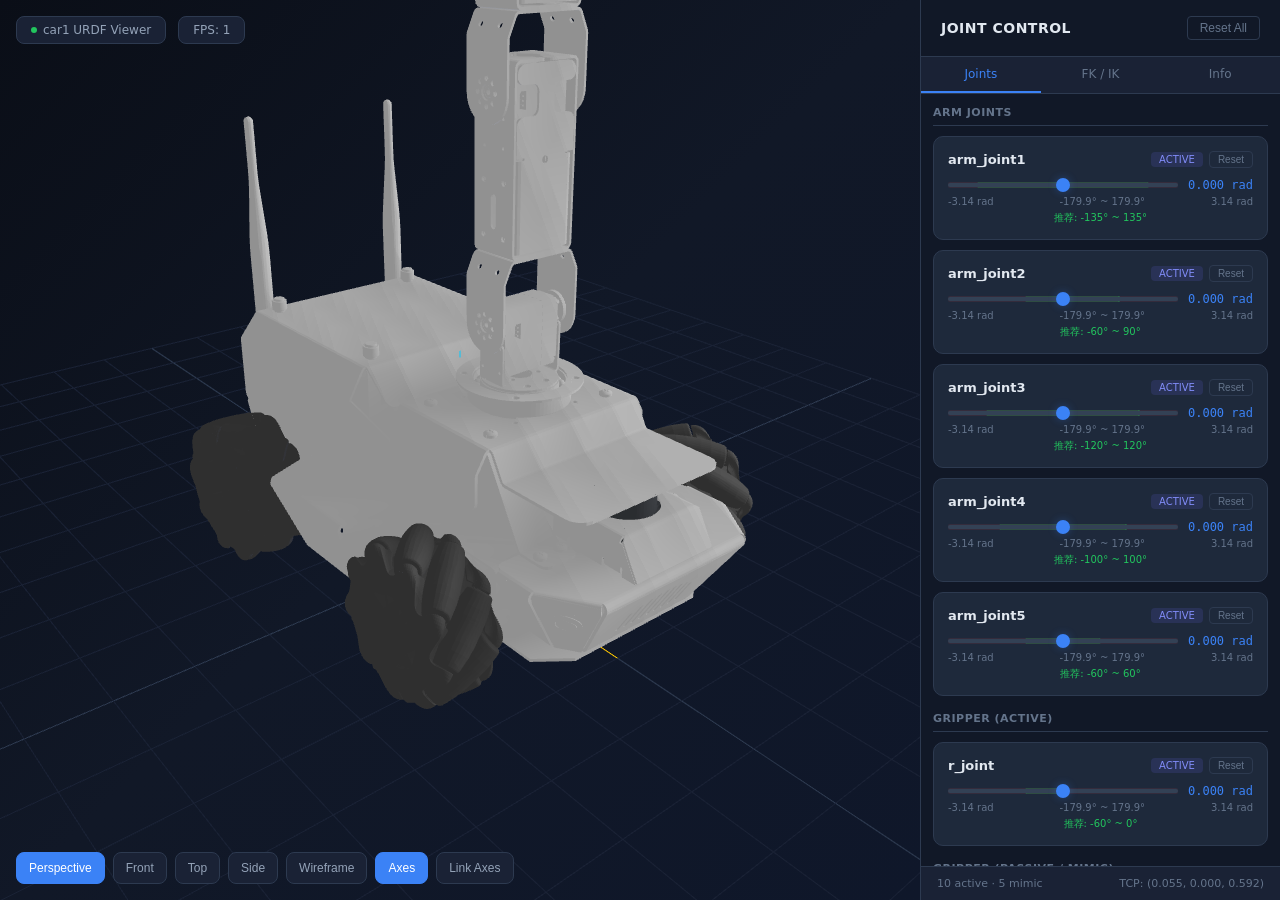
<file: src/xflz_eai_car1/test/car1_web_server/viewer/index.html>
<!DOCTYPE html>
<html lang="zh-CN">
<head>
<meta charset="UTF-8">
<meta name="viewport" content="width=device-width, initial-scale=1.0">
<title>URDF Robot Viewer - car1</title>
<style>
  :root {
    --bg-primary: #0a0e17;
    --bg-secondary: #111827;
    --bg-panel: #1a2235;
    --bg-card: #1e293b;
    --border: #2d3a50;
    --text-primary: #e2e8f0;
    --text-secondary: #94a3b8;
    --text-muted: #64748b;
    --accent: #3b82f6;
    --accent-hover: #60a5fa;
    --accent-glow: rgba(59, 130, 246, 0.3);
    --success: #22c55e;
    --warning: #f59e0b;
    --danger: #ef4444;
    --slider-track: #334155;
    --slider-thumb: #3b82f6;
  }

  * { margin: 0; padding: 0; box-sizing: border-box; }

  body {
    font-family: 'Segoe UI', system-ui, -apple-system, sans-serif;
    background: var(--bg-primary);
    color: var(--text-primary);
    overflow: hidden;
    height: 100vh;
    display: flex;
  }

  #canvas-container {
    flex: 1;
    position: relative;
    background: linear-gradient(135deg, #0a0e17 0%, #111827 50%, #0f172a 100%);
  }

  #canvas-container canvas { display: block; }

  /* 顶部信息栏 */
  #top-bar {
    position: absolute;
    top: 16px;
    left: 16px;
    z-index: 10;
    display: flex;
    gap: 12px;
    align-items: center;
  }

  .badge {
    background: var(--bg-panel);
    border: 1px solid var(--border);
    border-radius: 8px;
    padding: 6px 14px;
    font-size: 12px;
    color: var(--text-secondary);
    backdrop-filter: blur(12px);
    display: flex;
    align-items: center;
    gap: 6px;
  }

  .badge .dot {
    width: 6px; height: 6px;
    border-radius: 50%;
    background: var(--success);
    animation: pulse 2s infinite;
  }

  @keyframes pulse {
    0%, 100% { opacity: 1; }
    50% { opacity: 0.4; }
  }

  /* 3D视图工具栏 */
  #view-toolbar {
    position: absolute;
    bottom: 16px;
    left: 16px;
    z-index: 10;
    display: flex;
    gap: 8px;
  }

  .view-btn {
    background: var(--bg-panel);
    border: 1px solid var(--border);
    border-radius: 8px;
    padding: 8px 12px;
    color: var(--text-secondary);
    cursor: pointer;
    font-size: 12px;
    transition: all 0.2s;
    backdrop-filter: blur(12px);
  }

  .view-btn:hover {
    background: var(--bg-card);
    color: var(--text-primary);
    border-color: var(--accent);
  }

  .view-btn.active {
    background: var(--accent);
    color: white;
    border-color: var(--accent);
  }

  /* 右侧面板 */
  #side-panel {
    width: 360px;
    background: var(--bg-secondary);
    border-left: 1px solid var(--border);
    display: flex;
    flex-direction: column;
    overflow: hidden;
  }

  .panel-header {
    padding: 16px 20px;
    border-bottom: 1px solid var(--border);
    display: flex;
    align-items: center;
    justify-content: space-between;
  }

  .panel-header h2 {
    font-size: 14px;
    font-weight: 600;
    letter-spacing: 0.5px;
    text-transform: uppercase;
    color: var(--text-primary);
  }

  .panel-tabs {
    display: flex;
    border-bottom: 1px solid var(--border);
    background: var(--bg-panel);
  }

  .panel-tab {
    flex: 1;
    padding: 10px;
    text-align: center;
    font-size: 12px;
    font-weight: 500;
    color: var(--text-muted);
    cursor: pointer;
    border-bottom: 2px solid transparent;
    transition: all 0.2s;
  }

  .panel-tab:hover { color: var(--text-secondary); }

  .panel-tab.active {
    color: var(--accent);
    border-bottom-color: var(--accent);
  }

  .panel-content {
    flex: 1;
    overflow-y: auto;
    padding: 12px;
  }

  .panel-content::-webkit-scrollbar { width: 4px; }
  .panel-content::-webkit-scrollbar-track { background: transparent; }
  .panel-content::-webkit-scrollbar-thumb { background: var(--border); border-radius: 2px; }

  /* 关节控制卡片 */
  .joint-card {
    background: var(--bg-card);
    border: 1px solid var(--border);
    border-radius: 10px;
    padding: 14px;
    margin-bottom: 10px;
    transition: border-color 0.2s;
  }

  .joint-card:hover { border-color: var(--accent); }

  .joint-card-header {
    display: flex;
    justify-content: space-between;
    align-items: center;
    margin-bottom: 10px;
  }

  .joint-name {
    font-size: 13px;
    font-weight: 600;
    color: var(--text-primary);
  }

  .joint-type {
    font-size: 10px;
    padding: 2px 8px;
    border-radius: 4px;
    font-weight: 500;
    text-transform: uppercase;
  }

  .joint-type.revolute { background: rgba(59, 130, 246, 0.15); color: #60a5fa; }
  .joint-type.continuous { background: rgba(34, 197, 94, 0.15); color: #4ade80; }
  .joint-type.mimic { background: rgba(245, 158, 11, 0.15); color: #fbbf24; }
  .joint-type.active { background: rgba(99, 102, 241, 0.15); color: #818cf8; }

  .joint-slider-row {
    display: flex;
    align-items: center;
    gap: 10px;
  }

  .joint-value {
    font-size: 12px;
    font-family: 'Consolas', 'Monaco', monospace;
    color: var(--accent);
    min-width: 55px;
    text-align: right;
  }

  input[type="range"] {
    -webkit-appearance: none;
    appearance: none;
    flex: 1;
    height: 4px;
    background: var(--slider-track);
    border-radius: 2px;
    outline: none;
  }

  input[type="range"]::-webkit-slider-thumb {
    -webkit-appearance: none;
    appearance: none;
    width: 14px;
    height: 14px;
    border-radius: 50%;
    background: var(--slider-thumb);
    cursor: pointer;
    box-shadow: 0 0 8px var(--accent-glow);
    transition: transform 0.15s;
  }

  input[type="range"]::-webkit-slider-thumb:hover {
    transform: scale(1.2);
  }

  .joint-limits {
    display: flex;
    justify-content: space-between;
    font-size: 10px;
    color: var(--text-muted);
    margin-top: 4px;
  }

  /* 滑块容器：用于叠加软限位视觉标记 */
  .slider-wrapper {
    position: relative;
    flex: 1;
    display: flex;
    align-items: center;
  }

  /* 软限位区域：在滑块轨道上叠加一个淡色高亮区，标识推荐操作范围 */
  .soft-limit-marks {
    position: absolute;
    top: 50%;
    transform: translateY(-50%);
    height: 6px;
    background: rgba(34, 197, 94, 0.22);   /* 绿色淡背景 */
    border-left: 1px dashed rgba(34, 197, 94, 0.7);
    border-right: 1px dashed rgba(34, 197, 94, 0.7);
    pointer-events: none;
    z-index: 0;
    border-radius: 2px;
  }

  /* 软限位区域外的滑块轨道：变暗 */
  .slider-wrapper::before {
    content: '';
    position: absolute;
    left: 0; right: 0; top: 50%;
    transform: translateY(-50%);
    height: 6px;
    background: rgba(239, 68, 68, 0.10);    /* 红色淡背景，标识越界区 */
    border-radius: 2px;
    pointer-events: none;
    z-index: 0;
  }

  /* 把 input 滑块提到上层 */
  .slider-wrapper input[type="range"] {
    position: relative;
    z-index: 1;
  }

  /* 软限位提示文字 */
  .soft-limit-info {
    margin-top: 4px;
    font-size: 10px;
    color: #22c55e;        /* 绿色，与滑块上绿色限位区对应 */
    text-align: center;
    font-weight: 500;
  }

  .joint-reset-btn {
    background: none;
    border: 1px solid var(--border);
    border-radius: 4px;
    color: var(--text-muted);
    font-size: 10px;
    padding: 2px 8px;
    cursor: pointer;
    transition: all 0.2s;
  }

  .joint-reset-btn:hover {
    border-color: var(--accent);
    color: var(--accent);
  }

  /* FK/IK 面板 */
  .fk-ik-section {
    margin-bottom: 16px;
  }

  .section-title {
    font-size: 11px;
    font-weight: 600;
    text-transform: uppercase;
    letter-spacing: 0.5px;
    color: var(--text-muted);
    margin-bottom: 10px;
    padding-bottom: 6px;
    border-bottom: 1px solid var(--border);
  }

  .section-hint {
    font-size: 10px;
    color: var(--text-muted);
    margin-bottom: 8px;
    line-height: 1.4;
  }

  .pose-grid {
    display: grid;
    grid-template-columns: 1fr 1fr;
    gap: 8px;
    margin-bottom: 12px;
  }

  .pose-btn {
    background: var(--bg-card);
    border: 1px solid var(--border);
    border-radius: 8px;
    padding: 10px;
    color: var(--text-secondary);
    font-size: 12px;
    cursor: pointer;
    transition: all 0.2s;
    text-align: center;
  }

  .pose-btn:hover {
    border-color: var(--accent);
    color: var(--text-primary);
    background: var(--bg-panel);
  }

  .ik-target-card {
    background: var(--bg-card);
    border: 1px solid var(--border);
    border-radius: 10px;
    padding: 14px;
  }

  .ik-target-card h4 {
    font-size: 12px;
    font-weight: 600;
    color: var(--text-primary);
    margin-bottom: 10px;
  }

  .ik-input-row {
    display: flex;
    align-items: center;
    gap: 8px;
    margin-bottom: 8px;
  }

  .ik-input-row label {
    font-size: 12px;
    color: var(--text-secondary);
    min-width: 16px;
    font-weight: 600;
  }

  .ik-input-row input {
    flex: 1;
    background: var(--bg-panel);
    border: 1px solid var(--border);
    border-radius: 6px;
    padding: 6px 10px;
    color: var(--text-primary);
    font-size: 12px;
    font-family: 'Consolas', monospace;
    outline: none;
    transition: border-color 0.2s;
  }

  .ik-input-row input:focus { border-color: var(--accent); }

  .ik-solve-btn {
    width: 100%;
    padding: 10px;
    background: linear-gradient(135deg, var(--accent), #2563eb);
    border: none;
    border-radius: 8px;
    color: white;
    font-size: 13px;
    font-weight: 600;
    cursor: pointer;
    transition: all 0.2s;
    margin-top: 8px;
  }

  .ik-solve-btn:hover {
    box-shadow: 0 4px 16px var(--accent-glow);
    transform: translateY(-1px);
  }

  .ik-solve-btn:disabled {
    opacity: 0.5;
    cursor: not-allowed;
    transform: none;
    box-shadow: none;
  }

  /* TCP 信息 */
  .tcp-info {
    background: var(--bg-card);
    border: 1px solid var(--border);
    border-radius: 10px;
    padding: 14px;
    margin-bottom: 12px;
  }

  .tcp-info h4 {
    font-size: 12px;
    font-weight: 600;
    color: var(--text-primary);
    margin-bottom: 8px;
  }

  .tcp-data {
    font-family: 'Consolas', monospace;
    font-size: 11px;
    color: var(--text-secondary);
    line-height: 1.8;
  }

  .tcp-data .label { color: var(--text-muted); }
  .tcp-data .value { color: var(--accent); }

  /* 底部状态栏 */
  .panel-footer {
    padding: 10px 16px;
    border-top: 1px solid var(--border);
    font-size: 11px;
    color: var(--text-muted);
    display: flex;
    justify-content: space-between;
    background: var(--bg-panel);
  }

  /* 加载遮罩 */
  #loading-overlay {
    position: fixed;
    inset: 0;
    background: var(--bg-primary);
    display: flex;
    flex-direction: column;
    align-items: center;
    justify-content: center;
    z-index: 100;
    transition: opacity 0.5s;
  }

  #loading-overlay.hidden {
    opacity: 0;
    pointer-events: none;
  }

  .loader {
    width: 48px; height: 48px;
    border: 3px solid var(--border);
    border-top-color: var(--accent);
    border-radius: 50%;
    animation: spin 0.8s linear infinite;
    margin-bottom: 20px;
  }

  @keyframes spin { to { transform: rotate(360deg); } }

  .loading-text {
    font-size: 14px;
    color: var(--text-secondary);
  }

  .loading-progress {
    margin-top: 12px;
    font-size: 12px;
    color: var(--text-muted);
    font-family: 'Consolas', monospace;
  }

  /* 关节高亮 */
  .joint-card.highlighted {
    border-color: var(--warning);
    box-shadow: 0 0 12px rgba(245, 158, 11, 0.2);
  }

  /* ============================================================
     移动端响应式适配（横屏 + 竖屏）
     ============================================================ */

  /* 平板和中等屏幕（横屏或宽度 ≤ 1024px） */
  @media (max-width: 1024px) and (orientation: landscape),
         (max-width: 926px) {
    /* 侧边栏宽度缩小 */
    #side-panel {
      width: 280px;
    }

    /* 顶部信息栏缩小间距 */
    #top-bar {
      top: 8px;
      left: 8px;
      gap: 6px;
    }

    .badge {
      padding: 4px 10px;
      font-size: 10px;
    }

    /* 视图工具栏：允许换行 */
    #view-toolbar {
      bottom: 8px;
      left: 8px;
      gap: 4px;
      max-width: calc(100vw - 280px - 24px);
      flex-wrap: wrap;
    }

    .view-btn {
      padding: 6px 10px;
      font-size: 11px;
    }

    /* 面板头部缩小 */
    .panel-header {
      padding: 12px 16px;
    }

    .panel-header h2 {
      font-size: 12px;
    }

    /* 关节卡片紧凑布局 */
    .joint-card {
      padding: 10px 12px;
      margin-bottom: 8px;
    }

    .joint-header {
      font-size: 11px;
      margin-bottom: 6px;
    }

    .joint-slider {
      gap: 8px;
    }

    .joint-value {
      font-size: 10px;
      min-width: 70px;
    }

    /* IK 输入缩小 */
    .ik-input-row {
      gap: 6px;
    }

    .ik-input-row label,
    .ik-input-row input {
      font-size: 11px;
    }
  }

  /* 手机横屏（宽度 ≤ 926px 且高度 ≤ 500px） */
  @media (max-width: 926px) and (max-height: 500px) and (orientation: landscape) {
    body {
      font-size: 12px;
    }

    /* 侧边栏进一步缩小 */
    #side-panel {
      width: 240px;
    }

    /* 顶部信息栏更紧凑 */
    #top-bar {
      top: 4px;
      left: 4px;
      gap: 4px;
    }

    .badge {
      padding: 3px 8px;
      font-size: 9px;
    }

    /* 视图工具栏：允许换行并缩小 */
    #view-toolbar {
      bottom: 4px;
      left: 4px;
      gap: 3px;
      max-width: calc(100vw - 240px - 16px);
    }

    .view-btn {
      padding: 5px 8px;
      font-size: 10px;
      border-radius: 6px;
    }

    /* 面板内容紧凑间距 */
    .panel-content {
      padding: 8px;
    }

    /* 关节卡片超紧凑 */
    .joint-card {
      padding: 8px 10px;
      margin-bottom: 6px;
    }

    .joint-header {
      font-size: 10px;
      margin-bottom: 4px;
    }

    .joint-limits {
      font-size: 9px;
    }

    /* IK 按钮缩小 */
    .ik-solve-btn {
      padding: 10px;
      font-size: 12px;
    }
  }

  /* 手机竖屏（宽度 ≤ 600px） */
  @media (max-width: 600px) and (orientation: portrait) {
    body {
      flex-direction: column;
    }

    /* 侧边栏移到底部，占满宽度 */
    #side-panel {
      width: 100%;
      max-height: 50vh;
      border-left: none;
      border-top: 1px solid var(--border);
      order: 2;
    }

    /* 3D 视图在上方 */
    #canvas-container {
      height: 50vh;
      order: 1;
    }

    /* 顶部信息栏缩小 */
    #top-bar {
      top: 4px;
      left: 4px;
      gap: 4px;
      flex-wrap: wrap;
      max-width: calc(100vw - 16px);
    }

    .badge {
      padding: 3px 8px;
      font-size: 9px;
    }

    /* 视图工具栏：换行显示 */
    #view-toolbar {
      bottom: 4px;
      left: 4px;
      gap: 3px;
      max-width: calc(100vw - 16px);
      flex-wrap: wrap;
    }

    .view-btn {
      padding: 6px 10px;
      font-size: 10px;
    }

    /* 面板内容调整 */
    .panel-content {
      padding: 10px;
    }

    .joint-card {
      padding: 10px;
      margin-bottom: 8px;
    }
  }

  /* 触摸设备优化 */
  @media (hover: none) and (pointer: coarse) {
    /* 增大可点击区域 */
    .panel-tab {
      padding: 12px;
    }

    .view-btn {
      min-width: 44px;
      min-height: 44px;
    }

    /* 滑块拖动区域 */
    input[type="range"]::-webkit-slider-thumb {
      width: 20px;
      height: 20px;
    }

    input[type="range"]::-moz-range-thumb {
      width: 20px;
      height: 20px;
    }

    /* 关闭按钮增大 */
    .joint-reset-btn {
      min-height: 36px;
      padding: 6px 14px !important;
    }
  }
</style>
</head>
<body>

<!-- 加载遮罩 -->
<div id="loading-overlay">
  <div class="loader"></div>
  <div class="loading-text">Loading Robot Model...</div>
  <div class="loading-progress" id="loading-progress">Initializing...</div>
</div>

<!-- 3D视图 -->
<div id="canvas-container">
  <div id="top-bar">
    <div class="badge"><div class="dot"></div> car1 URDF Viewer</div>
    <div class="badge" id="fps-badge">FPS: --</div>
  </div>
  <div id="view-toolbar">
    <button class="view-btn active" onclick="setView('perspective')" title="透视视图">Perspective</button>
    <button class="view-btn" onclick="setView('front')" title="前视图">Front</button>
    <button class="view-btn" onclick="setView('top')" title="俯视图">Top</button>
    <button class="view-btn" onclick="setView('side')" title="侧视图">Side</button>
    <button class="view-btn" onclick="toggleWireframe()" title="线框模式">Wireframe</button>
    <button class="view-btn active" id="btn-axes" onclick="toggleAxes()" title="根坐标轴">Axes</button>
    <button class="view-btn" id="btn-link-axes" onclick="toggleLinkAxes()" title="局部坐标系">Link Axes</button>
  </div>
</div>

<!-- 右侧面板 -->
<div id="side-panel">
  <div class="panel-header">
    <h2>Joint Control</h2>
    <button class="joint-reset-btn" onclick="resetAllJoints()" style="font-size:12px;padding:4px 12px;">Reset All</button>
  </div>

  <div class="panel-tabs">
    <div class="panel-tab active" onclick="switchTab('joints')">Joints</div>
    <div class="panel-tab" onclick="switchTab('fk')">FK / IK</div>
    <div class="panel-tab" onclick="switchTab('info')">Info</div>
  </div>

  <div class="panel-content" id="panel-content">
    <!-- 动态填充 -->
  </div>

  <div class="panel-footer">
    <span id="joint-count">0 joints</span>
    <span id="tcp-pos">TCP: --</span>
  </div>
</div>

<script type="importmap">
{
  "imports": {
    "three": "./lib/three.module.js",
    "three/addons/": "./lib/",
    "three/examples/jsm/": "./lib/",
    "urdf-loader": "./lib/URDFLoader.min.js"
  }
}
</script>

<script type="module">
import * as THREE from 'three';
import { OrbitControls } from './lib/controls/OrbitControls.js';
import { STLLoader } from './lib/loaders/STLLoader.js';
import URDFLoader from 'urdf-loader';

// 导入运动学模块（使用别名避免冲突）
import { ROBOT_CALIBRATION, GEOM, deriveGeometry } from './kinematics/config.js';
import {
  solveAnalyticalIK as solveAnalyticalIK_module,
  solveAnalyticalIKAutoPitch as solveAnalyticalIKAutoPitch_module,
  solveAnalyticalIKIgnorePitch as solveAnalyticalIKIgnorePitch_module
} from './kinematics/ik-analytical.js';
import { solveIK as solveIK_module } from './kinematics/ik-numerical.js';

// ============================================================
// 标定 API - 暴露到全局供运行时调整
// ============================================================
window.calibrate = function(path, value) {
  const keys = path.split('.');
  let obj = ROBOT_CALIBRATION;
  for (let i = 0; i < keys.length - 1; i++) obj = obj[keys[i]];
  obj[keys[keys.length - 1]] = value;

  // 重新计算派生量
  const newGeom = deriveGeometry(ROBOT_CALIBRATION);
  Object.assign(GEOM, newGeom);

  console.log(`✓ Calibrated ${path} = ${value}`);
  console.log('  Derived:', { L1: GEOM.L1, L2: GEOM.L2, L_TCP: GEOM.L_TCP });
};

window.saveCalibration = function() {
  localStorage.setItem('robot_calibration', JSON.stringify(ROBOT_CALIBRATION));
  console.log('✓ Calibration saved to localStorage');
};

window.loadCalibration = function() {
  const saved = localStorage.getItem('robot_calibration');
  if (saved) {
    Object.assign(ROBOT_CALIBRATION, JSON.parse(saved));
    // 触发重新计算
    window.calibrate('solver.reachTolerance', ROBOT_CALIBRATION.solver.reachTolerance);
    console.log('✓ Calibration loaded from localStorage');
  } else {
    console.log('No saved calibration found');
  }
};

window.exportCalibration = function() {
  const json = JSON.stringify(ROBOT_CALIBRATION, null, 2);
  const blob = new Blob([json], { type: 'application/json' });
  const url = URL.createObjectURL(blob);
  const a = document.createElement('a');
  a.href = url;
  a.download = 'robot_calibration.json';
  a.click();
  URL.revokeObjectURL(url);
  console.log('✓ Calibration exported as JSON');
};

window.resetCalibration = function() {
  location.reload();  // 简单重载页面恢复默认值
};

// 启动时尝试加载保存的标定参数
window.loadCalibration();

// ============================================================
// 全局变量
// ============================================================
let scene, camera, renderer, controls;
let robot; // URDFLoader返回的机器人对象
let jointMap = {}; // jointName -> { joint, limits, value, role: 'active' | 'mimic' }
let linkMeshes = []; // 所有mesh
let showWireframe = false;
let showAxes = true;
let showLinkAxes = false;
let linkAxesHelpers = [];
let axesHelper;
let currentTab = 'joints';
let frameCount = 0, lastTime = performance.now();

// URDF数据 - 用于生成控制面板（关节信息）
// 注：实际的3D模型通过 URDFLoader + STLLoader 加载，保证与ROS规范完全一致
const URDF_DATA = {
  robotName: "car1",
  joints: [
    { name: "wheel_lf_joint", type: "continuous" },
    { name: "wheel_rf_joint", type: "continuous" },
    { name: "wheel_lb_joint", type: "continuous" },
    { name: "wheel_rb_joint", type: "continuous" },
    { name: "arm_joint1", type: "revolute", lower: -3.14, upper: 3.14 },
    { name: "arm_joint2", type: "revolute", lower: -3.14, upper: 3.14 },
    { name: "arm_joint3", type: "revolute", lower: -3.14, upper: 3.14 },
    { name: "arm_joint4", type: "revolute", lower: -3.14, upper: 3.14 },
    { name: "arm_joint5", type: "revolute", lower: -3.14, upper: 3.14 },
    { name: "r_joint", type: "revolute", lower: -3.14, upper: 3.14 },
    { name: "l_joint", type: "revolute", lower: -3.14, upper: 3.14, mimic: { joint: "r_joint", multiplier: -1, offset: 0 } },
    { name: "r_in_joint", type: "revolute", lower: -3.14, upper: 3.14, mimic: { joint: "r_joint", multiplier: 1, offset: 0 } },
    { name: "r_out_joint", type: "revolute", lower: -3.14, upper: 3.14, mimic: { joint: "r_joint", multiplier: -1, offset: 0 } },
    { name: "l_in_joint", type: "revolute", lower: -3.14, upper: 3.14, mimic: { joint: "r_joint", multiplier: -1, offset: 0 } },
    { name: "l_out_joint", type: "revolute", lower: -3.14, upper: 3.14, mimic: { joint: "r_joint", multiplier: 1, offset: 0 } }
  ]
};

// ============================================================
// 初始化Three.js场景
// ============================================================
function initScene() {
  const container = document.getElementById('canvas-container');

  scene = new THREE.Scene();

  // 相机（Z-up 约定下：X 前，Y 左，Z 上）
  camera = new THREE.PerspectiveCamera(45, container.clientWidth / container.clientHeight, 0.01, 100);
  camera.position.set(0.5, -0.4, 0.4); // 前-左-上 斜视
  camera.up.set(0, 0, 1); // Z 轴朝上

  // 渲染器
  renderer = new THREE.WebGLRenderer({ antialias: true, alpha: true });
  renderer.setSize(container.clientWidth, container.clientHeight);
  renderer.setPixelRatio(window.devicePixelRatio);
  renderer.shadowMap.enabled = true;
  renderer.shadowMap.type = THREE.PCFSoftShadowMap;
  renderer.toneMapping = THREE.ACESFilmicToneMapping;
  renderer.toneMappingExposure = 1.2;
  container.appendChild(renderer.domElement);

  // 控制器
  controls = new OrbitControls(camera, renderer.domElement);
  controls.enableDamping = true;
  controls.dampingFactor = 0.08;
  controls.target.set(0, 0, 0.08); // 看向模型中心（base_link 上方一点）
  controls.update();

  // 灯光
  const ambientLight = new THREE.AmbientLight(0xffffff, 0.6);
  scene.add(ambientLight);

  const dirLight1 = new THREE.DirectionalLight(0xffffff, 0.8);
  dirLight1.position.set(1, 2, 1);
  dirLight1.castShadow = true;
  scene.add(dirLight1);

  const dirLight2 = new THREE.DirectionalLight(0x88aaff, 0.3);
  dirLight2.position.set(-1, 1, -1);
  scene.add(dirLight2);

  // 地面网格（Z=0 平面，符合 URDF 的 Z-up 约定）
  const gridHelper = new THREE.GridHelper(1, 20, 0x2d3a50, 0x1a2235);
  gridHelper.rotation.x = Math.PI / 2; // XZ 平面 → XY 平面
  scene.add(gridHelper);

  // 坐标轴
  axesHelper = new THREE.AxesHelper(0.15);
  scene.add(axesHelper);

  // 窗口大小调整
  window.addEventListener('resize', onResize);
}

function onResize() {
  const container = document.getElementById('canvas-container');
  camera.aspect = container.clientWidth / container.clientHeight;
  camera.updateProjectionMatrix();
  renderer.setSize(container.clientWidth, container.clientHeight);
}

// ============================================================
// RPY转旋转矩阵（URDF规范: R = Rz * Ry * Rx）
// ============================================================
function rpyToQuaternion(roll, pitch, yaw) {
  const cr = Math.cos(roll), sr = Math.sin(roll);
  const cp = Math.cos(pitch), sp = Math.sin(pitch);
  const cy = Math.cos(yaw), sy = Math.sin(yaw);

  const w = cr*cp*cy + sr*sp*sy;
  const x = sr*cp*cy - cr*sp*sy;
  const y = cr*sp*cy + sr*cp*sy;
  const z = cr*cp*sy - sr*sp*cy;

  return new THREE.Quaternion(x, y, z, w);
}

// ============================================================
// 加载URDF模型（使用URDFLoader - 符合ROS规范）
// ============================================================
async function loadURDF() {
  // 配置STLLoader加载meshes
  const stlLoader = new STLLoader();

  // 加载URDF
  const urdfLoader = new URDFLoader();
  urdfLoader.packages = {
    'car1_description': '../meshes/'
  };
  // 兜底：使用全局mesh路径解析
  // 限流：preview webview（如 Trae IDE 内置）有并发连接限制，
  // 22 个并发 fetch 会触发 net::ERR_ABORTED。这里用串行队列限流到 3。
  const meshLoadQueue = [];
  let meshLoadActive = 0;
  const MESH_MAX_CONCURRENT = 3;
  function drainMeshQueue() {
    while (meshLoadActive < MESH_MAX_CONCURRENT && meshLoadQueue.length > 0) {
      const { path, manager, done } = meshLoadQueue.shift();
      meshLoadActive++;
      const filename = path.split('/').pop();
      stlLoader.load('../meshes/' + filename, (geometry) => {
        const material = new THREE.MeshPhongMaterial({
          color: 0xcccccc,
          shininess: 60,
          specular: 0x222222
        });
        const mesh = new THREE.Mesh(geometry, material);
        mesh.castShadow = true;
        mesh.receiveShadow = true;
        linkMeshes.push(mesh);
        done(mesh);
        meshLoadActive--;
        drainMeshQueue();
      }, undefined, (err) => {
        console.warn('Failed to load mesh:', path, err);
        done(null, err);
        meshLoadActive--;
        drainMeshQueue();
      });
    }
  }
  urdfLoader.loadMeshCb = (path, manager, done) => {
    meshLoadQueue.push({ path, manager, done });
    drainMeshQueue();
  };

  return new Promise((resolve, reject) => {
    urdfLoader.load('../urdf/car1.urdf', (loadedRobot) => {
      resolve(loadedRobot);
    }, undefined, (err) => {
      reject(err);
    });
  });
}

// ============================================================
// 从URDFLoader返回的robot对象提取joint信息
// ============================================================
// 软限位（推荐操作范围）：滑块 HTML 范围保持 ±π，拖动时钳位到此范围
// 注意：仅影响 UI 拖动和显示，不改动 URDF
const DEG = Math.PI / 180;
const SOFT_LIMITS = {
  'arm_joint1': { lower: -135 * DEG, upper:  135 * DEG, label: '±135°' },
  'arm_joint2': { lower:  -60 * DEG, upper:   90 * DEG, label: '-60°~90°' },
  'arm_joint3': { lower: -120 * DEG, upper:  120 * DEG, label: '±120°' },
  'arm_joint4': { lower: -100 * DEG, upper:  100 * DEG, label: '±100°' },
  'arm_joint5': { lower:  -60 * DEG, upper:   60 * DEG, label: '±60°' },
  'r_joint':    { lower:  -60 * DEG, upper:    0 * DEG, label: '-60°~0°' }
};

function extractJointInfo(robot) {
  // URDFLoader 会为每个joint创建 URDFJoint 和 URDFLink 对象
  // robot.joints 是一个字典 {jointName: URDFJoint}
  const joints = robot.joints;
  if (!joints) {
    console.error('No joints found in robot object');
    return;
  }

  Object.entries(joints).forEach(([name, joint]) => {
    if (joint.jointType === 'fixed') return;

    const info = {
      joint: joint,
      limits: {
        lower: joint.limit?.lower ?? -Math.PI,
        upper: joint.limit?.upper ?? Math.PI
      },
      value: 0,
      type: joint.jointType,
      role: 'active',   // 'active' | 'mimic'
      parentJoint: null // 对 mimic 关节，指向主关节的 jointMap entry
    };

    // URDFLoader 内部：mimic 关节的 `joint.mimicJoint` 存储的是主关节的 name 字符串
    // `joint.multiplier` 和 `joint.offset` 是 mimic 关节自己的参数
    if (joint.mimicJoint && joints[joint.mimicJoint]) {
      info.role = 'mimic';
      info.multiplier = joint.multiplier ?? 1;
      info.offset = joint.offset ?? 0;
      info.parentJointName = joint.mimicJoint;
    }

    jointMap[name] = info;
  });
}

function setJointValue(jointName, value) {
  const info = jointMap[jointName];
  if (!info) return;

  // mimic (被动) 关节：不能直接控制，应通过主关节驱动
  if (info.role === 'mimic') {
    console.warn(`Joint "${jointName}" is a passive (mimic) joint, control its parent "${info.parentJointName}" instead.`);
    return;
  }

  // 限制范围
  if (info.type === 'revolute') {
    value = Math.max(info.limits.lower, Math.min(info.limits.upper, value));
  }
  info.value = value;

  // 设置主关节角度 — URDFLoader 内部会自动传播给所有 mimic 关节
  info.joint.setJointValue(value);

  // 同步主关节自身的 UI 滑块 / value 文本（避免 programmatic 写入后 UI 与状态不一致）
  {
    const slider = document.getElementById(`slider-${jointName}`);
    const valueEl = document.getElementById(`value-${jointName}`);
    // r_joint 的 URDF 值与显示值方向相反（URDF = -显示），滑块/文本需要用显示值
    const displayVal = jointName === 'r_joint' ? -value : value;
    if (slider) slider.value = displayVal;
    if (valueEl) valueEl.textContent = displayVal.toFixed(3) + ' rad';
  }

  // 同步所有 mimic 关节的 UI 滑块（从 URDF 内部 jointValue[0] 读取实际值）
  Object.entries(jointMap).forEach(([name, jInfo]) => {
    if (jInfo.role !== 'mimic') return;
    const actualVal = jInfo.joint.jointValue?.[0] ?? 0;
    jInfo.value = actualVal;
    const slider = document.getElementById(`slider-${name}`);
    const valueEl = document.getElementById(`value-${name}`);
    if (slider) slider.value = actualVal;
    if (valueEl) valueEl.textContent = actualVal.toFixed(3) + ' rad';
  });

  // 更新TCP位置
  updateTCPInfo();
}

// ============================================================
// 获取TCP位姿（FK计算）
// ============================================================
function getTCPPose() {
  if (!robot || !robot.links || !robot.links.tcp_link) return null;

  const tcpLink = robot.links.tcp_link;
  const position = new THREE.Vector3();
  const quaternion = new THREE.Quaternion();
  const scale = new THREE.Vector3();

  tcpLink.getWorldPosition(position);
  tcpLink.getWorldQuaternion(quaternion);
  tcpLink.getWorldScale(scale);

  const euler = new THREE.Euler().setFromQuaternion(quaternion, 'XYZ');

  return {
    position: { x: position.x, y: position.y, z: position.z },
    orientation: { roll: euler.x, pitch: euler.y, yaw: euler.z },
    quaternion: { x: quaternion.x, y: quaternion.y, z: quaternion.z, w: quaternion.w }
  };
}

// ============================================================
// 解析法 IK 求解器（几何法 - 基于 J2-J4 平行构型）
// J1 控制方向，J2-J4 平面 2R + 1R 几何闭式解，J5 控制腕部旋转
//
// 坐标系约定：
//   - targetPos 输入为 base_footprint (世界) 坐标系下的 TCP 目标位置
//     （URDFLoader 将 base_footprint 放在场景原点，getTCPPose() 返回世界坐标）
//   - 内部转换为 J1 子坐标系 (arm_link1 frame at q1=0) 后求解
//   - 几何参数从 URDF 精确提取（使用 verify_ik_params.py 验证）
//
// 关节限位：revolute joints 限位 ±π (=3.14159)。如果几何解需要某个关节
//   超过限位，则该解被丢弃，选择另一个 elbow 分支。
//   若两解都不可行（目标点 + pitch 不可达），返回 error。
// ============================================================
// ============================================================
// IK 适配器函数（连接导入的模块与 Three.js）
// ============================================================
// 这些函数是适配层，将纯函数式的 IK 模块适配到依赖 Three.js 的 UI 代码

/**
 * 解析法 IK 适配器（固定 Pitch）
 * 调用导入的 kinematics/ik-analytical.js
 */
function solveAnalyticalIK(targetPos, targetPitchRad = 0) {
  return solveAnalyticalIK_module(targetPos, targetPitchRad, ROBOT_CALIBRATION, GEOM);
}

/**
 * 解析法 IK 适配器（Auto Pitch）
 */
function solveAnalyticalIKAutoPitch(targetPos, preferredPitchRad = 0) {
  return solveAnalyticalIKAutoPitch_module(targetPos, preferredPitchRad, ROBOT_CALIBRATION, GEOM);
}

/**
 * 解析法 IK 适配器（Ignore Pitch）
 * 需要 FK 回调
 */
function solveAnalyticalIKIgnorePitch(targetPos) {
  // FK 回调：将关节角转换为 TCP 位置
  const fkCallback = (joints) => {
    // 临时应用关节角
    const backup = {};
    ['arm_joint1', 'arm_joint2', 'arm_joint3', 'arm_joint4', 'arm_joint5'].forEach((n, i) => {
      backup[n] = jointMap[n].value;
      setJointValue(n, joints[`q${i+1}`]);
    });

    const tcp = getTCPPose();

    // 恢复原值
    ['arm_joint1', 'arm_joint2', 'arm_joint3', 'arm_joint4', 'arm_joint5'].forEach(n => {
      setJointValue(n, backup[n]);
    });

    return tcp ? { x: tcp.position.x, y: tcp.position.y, z: tcp.position.z } : null;
  };

  return solveAnalyticalIKIgnorePitch_module(targetPos, ROBOT_CALIBRATION, GEOM, fkCallback);
}

/**
 * 数值法 IK 适配器（DLS Jacobian）
 */
function solveIK(targetPos, maxIter = 200, tolerance = 0.001) {
  // FK 回调
  const fkCallback = (joints) => {
    const tcp = getTCPPose();
    return tcp ? { x: tcp.position.x, y: tcp.position.y, z: tcp.position.z } : null;
  };

  // 获取当前关节角
  const getJointsCallback = () => {
    return {
      q1: jointMap['arm_joint1'].value,
      q2: jointMap['arm_joint2'].value,
      q3: jointMap['arm_joint3'].value,
      q4: jointMap['arm_joint4'].value,
      q5: jointMap['arm_joint5'].value
    };
  };

  // 设置关节角
  const setJointsCallback = (joints) => {
    setJointValue('arm_joint1', joints.q1);
    setJointValue('arm_joint2', joints.q2);
    setJointValue('arm_joint3', joints.q3);
    setJointValue('arm_joint4', joints.q4);
    setJointValue('arm_joint5', joints.q5);
  };

  const result = solveIK_module(
    targetPos,
    { maxIter, tolerance },
    fkCallback,
    getJointsCallback,
    setJointsCallback
  );

  return result.success;
}

// ============================================================
// UI: 构建关节控制面板
// ============================================================
function buildJointPanel() {
  const container = document.getElementById('panel-content');
  container.innerHTML = '';

  // 从 jointMap 生成分类
  const armJoints = [];
  const gripperActive = [];   // 主动关节（r_joint）
  const gripperPassive = [];  // mimic 关节
  const wheelJoints = [];

  Object.entries(jointMap).forEach(([name, info]) => {
    const joint = {
      name, type: info.type,
      lower: info.limits.lower, upper: info.limits.upper,
      role: info.role,
      parentJointName: info.parentJointName,
      multiplier: info.multiplier,
      offset: info.offset
    };
    if (name.startsWith('arm_joint')) armJoints.push(joint);
    else if (name === 'r_joint' && info.role === 'active') gripperActive.push(joint);
    else if (info.role === 'mimic' && (name.endsWith('_joint') && (name.includes('l_') || name.includes('r_in') || name.includes('r_out') || name.includes('l_in') || name.includes('l_out')))) {
      gripperPassive.push(joint);
    } else if (name.startsWith('wheel_')) wheelJoints.push(joint);
  });

  // 机械臂关节
  if (armJoints.length > 0) {
    const section = createSection('Arm Joints');
    armJoints.forEach(j => section.appendChild(createJointCard(j)));
    container.appendChild(section);
  }

  // 夹爪主动关节
  if (gripperActive.length > 0) {
    const section = createSection('Gripper (Active)');
    gripperActive.forEach(j => section.appendChild(createJointCard(j)));
    container.appendChild(section);
  }

  // 夹爪被动/联动关节
  if (gripperPassive.length > 0) {
    const section = createSection('Gripper (Passive / Mimic)', '联动关节由主动关节自动驱动，滑块禁用只读');
    gripperPassive.forEach(j => section.appendChild(createJointCard(j)));
    container.appendChild(section);
  }

  // 车轮关节
  if (wheelJoints.length > 0) {
    const section = createSection('Wheel Joints');
    wheelJoints.forEach(j => section.appendChild(createJointCard(j)));
    container.appendChild(section);
  }

  // 统计
  const activeCount = Object.values(jointMap).filter(i => i.role === 'active').length;
  const mimicCount = Object.values(jointMap).filter(i => i.role === 'mimic').length;
  const countEl = document.getElementById('joint-count');
  if (countEl) countEl.textContent = `${activeCount} active · ${mimicCount} mimic`;
}

function createSection(title, hint) {
  const div = document.createElement('div');
  div.className = 'fk-ik-section';
  const hintHtml = hint ? `<div class="section-hint">${hint}</div>` : '';
  div.innerHTML = `<div class="section-title">${title}</div>${hintHtml}`;
  return div;
}

function createJointCard(joint) {
  const card = document.createElement('div');
  card.className = 'joint-card';
  card.id = `card-${joint.name}`;

  const isMimic = joint.role === 'mimic';
  const typeClass = isMimic ? 'mimic' : 'active';
  const typeLabel = isMimic
    ? `mimic × ${joint.multiplier ?? 1}${joint.offset ? ` + ${joint.offset.toFixed(2)}` : ''}`
    : 'active';
  const typeTitle = isMimic
    ? `联动自 ${joint.parentJointName}（value = ${joint.multiplier ?? 1} × ${joint.parentJointName} ${joint.offset ? `+ ${joint.offset.toFixed(2)}` : ''}）`
    : '主动关节';

  const lower = joint.lower !== undefined ? joint.lower : -3.14;
  const upper = joint.upper !== undefined ? joint.upper : 3.14;
  // 软限位（推荐操作范围）— 用于显示和拖动钳位
  const soft = SOFT_LIMITS[joint.name];
  const softInfo = soft
    ? `推荐: ${(soft.lower * 180 / Math.PI).toFixed(0)}° ~ ${(soft.upper * 180 / Math.PI).toFixed(0)}°`
    : '';
  // 计算软限位在滑块上的相对位置（0-100%）用于 CSS 标记
  const range = upper - lower;
  const softLeftPct = soft ? ((soft.lower - lower) / range * 100).toFixed(2) : '0';
  const softWidthPct = soft ? ((soft.upper - soft.lower) / range * 100).toFixed(2) : '100';
  const limitMark = soft
    ? `<div class="soft-limit-marks" style="left:${softLeftPct}%;width:${softWidthPct}%;"></div>`
    : '';

  card.innerHTML = `
    <div class="joint-card-header">
      <span class="joint-name">${joint.name}</span>
      <div style="display:flex;gap:6px;align-items:center;">
        <span class="joint-type ${typeClass}" title="${typeTitle}">${typeLabel}</span>
        ${!isMimic ? `<button class="joint-reset-btn" onclick="resetJoint('${joint.name}')">Reset</button>` : ''}
      </div>
    </div>
    <div class="joint-slider-row">
      <div class="slider-wrapper">
        ${limitMark}
        <input type="range" id="slider-${joint.name}"
          min="${lower}" max="${upper}" step="0.01" value="0"
          ${isMimic ? 'disabled title="被动/联动关节，不能直接控制"' : ''}
          oninput="onJointSlider('${joint.name}', this.value)">
      </div>
      <span class="joint-value" id="value-${joint.name}">0.000 rad</span>
    </div>
    <div class="joint-limits">
      <span>${lower.toFixed(2)} rad</span>
      <span>${(lower * 180 / Math.PI).toFixed(1)}° ~ ${(upper * 180 / Math.PI).toFixed(1)}°</span>
      <span>${upper.toFixed(2)} rad</span>
    </div>
    ${softInfo ? `<div class="soft-limit-info" title="软限位（推荐操作范围），拖动到此范围外会被钳位">${softInfo}</div>` : ''}
  `;

  return card;
}

// ============================================================
// UI: FK/IK面板
// ============================================================
function buildFKIKPanel() {
  const container = document.getElementById('panel-content');
  container.innerHTML = '';

  // TCP信息
  const tcpCard = document.createElement('div');
  tcpCard.className = 'tcp-info';
  tcpCard.id = 'tcp-info-card';
  tcpCard.innerHTML = `
    <h4>TCP (Tool Center Point) Position</h4>
    <div class="tcp-data" id="tcp-data">
      <span class="label">Position:</span><br>
      &nbsp;&nbsp;x: <span class="value" id="tcp-x">--</span><br>
      &nbsp;&nbsp;y: <span class="value" id="tcp-y">--</span><br>
      &nbsp;&nbsp;z: <span class="value" id="tcp-z">--</span><br>
      <span class="label">Orientation (RPY):</span><br>
      &nbsp;&nbsp;r: <span class="value" id="tcp-roll">--</span><br>
      &nbsp;&nbsp;p: <span class="value" id="tcp-pitch">--</span><br>
      &nbsp;&nbsp;y: <span class="value" id="tcp-yaw">--</span>
    </div>
  `;
  container.appendChild(tcpCard);

  // 预设姿态
  const poseSection = createSection('Preset Poses');
  const poseGrid = document.createElement('div');
  poseGrid.className = 'pose-grid';
  poseGrid.innerHTML = `
    <button class="pose-btn" onclick="applyPose('home')">Home</button>
    <button class="pose-btn" onclick="applyPose('work')">Work</button>
    <button class="pose-btn" onclick="applyPose('find')">Find</button>
    <button class="pose-btn" onclick="applyPose('reach')">Pick</button>
  `;
  poseSection.appendChild(poseGrid);
  container.appendChild(poseSection);

  // FK验证
  const fkSection = createSection('Forward Kinematics');
  const fkCard = document.createElement('div');
  fkCard.className = 'ik-target-card';
  fkCard.innerHTML = `
    <h4>Input Type</h4>
    <div class="ik-input-row">
      <select id="fk-input-type" onchange="onFKInputTypeChange()" style="flex:1;background:var(--bg-panel);border:1px solid var(--border);border-radius:6px;padding:6px 10px;color:var(--text-primary);font-size:12px;outline:none;">
        <option value="rad">Radian (弧度)</option>
        <option value="deg" selected>Degree (角度)</option>
        <option value="pwm">PWM (500-2500)</option>
      </select>
    </div>
    <h4>Joint Angles Input</h4>
    <div class="ik-input-row"><label>J1</label><input id="fk-j1" type="number" step="1" value="0" placeholder="-180 ~ 180" title="Degree (-180° ~ 180°)"></div>
    <div class="ik-input-row"><label>J2</label><input id="fk-j2" type="number" step="1" value="0" placeholder="-180 ~ 180" title="Degree (-180° ~ 180°)"></div>
    <div class="ik-input-row"><label>J3</label><input id="fk-j3" type="number" step="1" value="0" placeholder="-180 ~ 180" title="Degree (-180° ~ 180°)"></div>
    <div class="ik-input-row"><label>J4</label><input id="fk-j4" type="number" step="1" value="0" placeholder="-180 ~ 180" title="Degree (-180° ~ 180°)"></div>
    <div class="ik-input-row"><label>J5</label><input id="fk-j5" type="number" step="1" value="0" placeholder="-180 ~ 180" title="Degree (-180° ~ 180°)"></div>
    <button class="ik-solve-btn" onclick="runFK()">Run Forward Kinematics</button>
  `;
  fkSection.appendChild(fkCard);
  container.appendChild(fkSection);

  // IK求解
  const ikSection = createSection('Inverse Kinematics');
  const ikCard = document.createElement('div');
  ikCard.className = 'ik-target-card';
  ikCard.innerHTML = `
    <h4>Algorithm</h4>
    <div class="ik-input-row">
      <select id="ik-algorithm" style="flex:1;background:var(--bg-panel);border:1px solid var(--border);border-radius:6px;padding:6px 10px;color:var(--text-primary);font-size:12px;outline:none;">
        <option value="numerical">数值法 (Numerical DLS)</option>
        <option value="analytical">解析法 (Analytical Geometric)</option>
        <option value="compare" selected>对比 (Compare Both)</option>
      </select>
    </div>
    <h4>Target TCP Position</h4>
    <div class="ik-input-row"><label>X</label><input id="ik-tx" type="number" step="0.001" value="0.15"></div>
    <div class="ik-input-row"><label>Y</label><input id="ik-ty" type="number" step="0.001" value="0"></div>
    <div class="ik-input-row"><label>Z</label><input id="ik-tz" type="number" step="0.001" value="0.20"></div>
    <h4>Target Orientation (optional - only for Analytical)</h4>
    <div class="ik-input-row">
      <label style="display:flex;align-items:center;gap:6px;min-width:auto;">
        <input type="checkbox" id="ik-use-pitch" checked style="width:auto;flex:0;">
        <span style="font-size:11px;color:var(--text-muted);">Use Pitch</span>
      </label>
      <input id="ik-pitch" type="number" step="1" value="180" title="TCP 末端俯仰角 (°)，0=向上，90=水平向前，180=向下(抓取姿态)，-90=水平向后">
    </div>
    <div class="ik-input-row">
      <label style="display:flex;align-items:center;gap:6px;min-width:auto;">
        <input type="checkbox" id="ik-auto-pitch" style="width:auto;flex:0;">
        <span style="font-size:11px;color:var(--text-muted);" title="启用后：若用户指定的 Pitch 不可达，自动搜索最接近的可行 Pitch（与数值法行为一致）">Auto Pitch <span style="color:var(--accent);">(推荐)</span></span>
      </label>
    </div>
    <div style="font-size:10px;color:var(--text-muted);line-height:1.5;margin-top:4px;margin-bottom:8px;">
      评估结论：5DOF 欠驱动，位置 (X/Y/Z) + Yaw (J1) + Pitch (J2+J3+J4) 可控；Roll 仅由 J5 控制<br>
      因此 Pitch 是最有意义的姿态参数，Yaw/Roll 由 J1/J5 自动确定<br>
      <b>Auto Pitch</b>：若指定 Pitch 不可达，自动找最接近的可达 Pitch（类似数值法）
    </div>
    <button class="ik-solve-btn" onclick="runIK()">Solve Inverse Kinematics</button>
    <div id="ik-result" style="margin-top:8px;font-size:11px;color:var(--text-muted);text-align:left;line-height:1.6;"></div>
    <div id="ik-compare" style="margin-top:6px;"></div>
  `;
  ikSection.appendChild(ikCard);
  container.appendChild(ikSection);

  // 初始化 FK 输入框的类型标记（默认角度）
  ['fk-j1', 'fk-j2', 'fk-j3', 'fk-j4', 'fk-j5'].forEach(id => {
    const el = document.getElementById(id);
    if (el) el.dataset.prevType = 'deg';
  });

  updateTCPInfo();
}

// ============================================================
// UI: Info面板
// ============================================================
function buildInfoPanel() {
  const container = document.getElementById('panel-content');
  container.innerHTML = '';

  const infoSection = createSection('Robot Information');
  const infoCard = document.createElement('div');
  infoCard.className = 'ik-target-card';

  const armJointsCount = Object.keys(jointMap).filter(k => k.startsWith('arm_joint') && jointMap[k].role === 'active').length;
  const wheelJointsCount = Object.keys(jointMap).filter(k => k.startsWith('wheel_')).length;
  const gripperJointsCount = Object.keys(jointMap).filter(k => k === 'r_joint' || jointMap[k].role === 'mimic').length;
  const totalJoints = Object.keys(jointMap).length;
  const totalLinks = robot && robot.links ? Object.keys(robot.links).length : 0;

  infoCard.innerHTML = `
    <h4>car1 Robot Model</h4>
    <div class="tcp-data">
      <span class="label">Name:</span> <span class="value">${URDF_DATA.robotName}</span><br>
      <span class="label">Links:</span> <span class="value">${totalLinks}</span><br>
      <span class="label">Total Joints (active):</span> <span class="value">${totalJoints}</span><br>
      <span class="label">Arm Joints:</span> <span class="value">${armJointsCount}</span><br>
      <span class="label">Wheel Joints:</span> <span class="value">${wheelJointsCount}</span><br>
      <span class="label">Gripper Joints:</span> <span class="value">${gripperJointsCount}</span>
    </div>
  `;
  infoSection.appendChild(infoCard);
  container.appendChild(infoSection);

  // 关节详情
  const detailSection = createSection('Joint Details');
  Object.entries(jointMap).forEach(([name, info]) => {
    const card = document.createElement('div');
    card.className = 'ik-target-card';
    card.style.marginBottom = '8px';
    const limitsText = info.type === 'continuous'
      ? 'unlimited'
      : `[${info.limits.lower.toFixed(2)}, ${info.limits.upper.toFixed(2)}] rad`;
    const mimicText = info.role === 'mimic'
      ? `<br>Mimic: <span class="value">${info.parentJointName} * ${info.multiplier} + ${info.offset}</span>`
      : '';
    card.innerHTML = `
      <h4 style="font-size:11px;">${name}</h4>
      <div class="tcp-data" style="font-size:10px;">
        Type: <span class="value">${info.type}</span><br>
        Limits: <span class="value">${limitsText}</span>
        ${mimicText}
      </div>
    `;
    detailSection.appendChild(card);
  });
  container.appendChild(detailSection);
}

// ============================================================
// 交互函数
// ============================================================
function onJointSlider(jointName, value) {
  let v = parseFloat(value);

  // 软限位钳位：滑块 HTML 范围保持 ±π 不变（避免破坏 IK 求解器中的 Q_MIN/Q_MAX 假设），
  // 但拖动到推荐限位之外时，停在限位上并视觉提示
  const soft = SOFT_LIMITS[jointName];
  if (soft) {
    if (v < soft.lower) v = soft.lower;
    if (v > soft.upper) v = soft.upper;
    // 钳位后回写滑块实际位置（用户拖过时会"卡"在限位处）
    const slider = document.getElementById(`slider-${jointName}`);
    if (slider && parseFloat(slider.value) !== v) slider.value = v;
  }

  // r_joint：UI 与物理方向映射
  //   UI 行为（不变）：
  //     - 鼠标向左 → value 减小（变负）→ 滑块向左 → 显示负值
  //     - 鼠标向右 → value 增大（接近 0）→ 滑块向右 → 显示接近 0
  //   物理方向（用户要求）：
  //     - 鼠标向左（v 负）→ r_joint 绕 Z 轴**顺时针**（从 +Y 方向看）
  //   推导：
  //     - URDF 轴 (0,0,-1)，关节值 q 物理转动方向 = q * (0,0,-1) = 绕 -Z 轴
  //     - 绕 -Z 旋转按右手定则：从 +Z 方向看是顺时针，从 +Y 方向看也是顺时针
  //     - 要让 v 负 → 顺时针，需要传 -v 给 URDF（这样 URDF 关节值为正，绕 -Z 顺时针）
  let jointVal = v;
  let displayVal = v;
  if (jointName === 'r_joint') {
    jointVal = -v;       // 负 v → 正 URDF 值 → 绕 -Z 顺时针
    displayVal = v;      // 显示值 = 滑块原值
  }

  setJointValue(jointName, jointVal);
  const valueEl = document.getElementById(`value-${jointName}`);
  if (valueEl) valueEl.textContent = displayVal.toFixed(3) + ' rad';
}

function resetJoint(jointName) {
  // setJointValue 内部已处理 r_joint 的显示值转换，无需再手动同步滑块/文本
  setJointValue(jointName, 0);
}

function resetAllJoints() {
  Object.keys(jointMap).forEach(name => {
    if (jointMap[name].role === 'active') {
      resetJoint(name);
    }
  });
}

function applyPose(poseName) {
  const poses = {
    home: { arm_joint1: 0, arm_joint2: 0, arm_joint3: 0, arm_joint4: 0, arm_joint5: 0, r_joint: 0 },
    // Work 姿态 (PWM: J1=1500, J2=1100, J3=2200, J4=1850, J5=1500)
    work: { arm_joint1: 0, arm_joint2: -0.942478, arm_joint3: 1.649336, arm_joint4: 0.824668, arm_joint5: 0, r_joint: 0 },
    // Find 姿态 (PWM: J1=1500, J2=1200, J3=2200, J4=2150, J5=1500)
    find: { arm_joint1: 0, arm_joint2: -0.706858, arm_joint3: 1.649336, arm_joint4: 1.531526, arm_joint5: 0, r_joint: 0 },
    // Reach Forward 姿态 (PWM: J1=1500, J2=1870, J3=2095, J4=1868, J5=1500)
    reach: { arm_joint1: 0, arm_joint2: 0.871792, arm_joint3: 1.401936, arm_joint4: 0.867080, arm_joint5: 0, r_joint: 0 }
  };

  const pose = poses[poseName];
  if (!pose) return;

  Object.entries(pose).forEach(([name, value]) => {
    // setJointValue 内部已处理 r_joint 的显示值转换，无需再手动同步滑块/文本
    setJointValue(name, value);
  });
}

// ============================================================
// FK 输入类型转换
// ============================================================
// PWM 映射：1500 = 0°, 1500-2500 = 0°-135°, 1500-500 = 0°-(-135°)
// 即：PWM 500-2500 对应 -135° 到 +135°
function pwmToRad(pwm) {
  const PWM_CENTER = 1500;
  const PWM_RANGE = 1000;  // ±1000 PWM
  const ANGLE_RANGE = 135 * Math.PI / 180;  // ±135° = ±2.356 rad

  // pwm - 1500 对应 -1000 到 +1000
  // 映射到 -135° 到 +135°
  return (pwm - PWM_CENTER) / PWM_RANGE * ANGLE_RANGE;
}

function radToPWM(rad) {
  const PWM_CENTER = 1500;
  const PWM_RANGE = 1000;
  const ANGLE_RANGE = 135 * Math.PI / 180;

  return PWM_CENTER + (rad / ANGLE_RANGE * PWM_RANGE);
}

function degToRad(deg) {
  return deg * Math.PI / 180;
}

function radToDeg(rad) {
  return rad * 180 / Math.PI;
}

// FK 输入类型切换处理
function onFKInputTypeChange() {
  const type = document.getElementById('fk-input-type').value;
  const inputs = ['fk-j1', 'fk-j2', 'fk-j3', 'fk-j4', 'fk-j5'];

  // 获取当前值（假设存储为弧度）
  const currentRads = inputs.map(id => {
    const el = document.getElementById(id);
    const val = parseFloat(el.value) || 0;
    const prevType = el.dataset.prevType || 'deg';

    // 转回弧度
    if (prevType === 'rad') return val;
    if (prevType === 'deg') return degToRad(val);
    if (prevType === 'pwm') return pwmToRad(val);
    return val;
  });

  // 转换到新类型
  inputs.forEach((id, i) => {
    const el = document.getElementById(id);
    const rad = currentRads[i];

    if (type === 'rad') {
      el.value = rad.toFixed(3);
      el.step = '0.01';
      el.placeholder = '-3.14 ~ 3.14';
      el.title = 'Radian (-π ~ π)';
    } else if (type === 'deg') {
      el.value = radToDeg(rad).toFixed(1);
      el.step = '1';
      el.placeholder = '-180 ~ 180';
      el.title = 'Degree (-180° ~ 180°)';
    } else if (type === 'pwm') {
      el.value = Math.round(radToPWM(rad));
      el.step = '1';
      el.min = '500';
      el.max = '2500';
      el.placeholder = '500 ~ 2500';
      el.title = 'PWM (500-2500, 1500=0°, 2500=135°, 500=-135°)';
    }

    el.dataset.prevType = type;
  });
}

function runFK() {
  const type = document.getElementById('fk-input-type').value;

  // 读取输入值并转换为弧度
  const inputs = ['fk-j1', 'fk-j2', 'fk-j3', 'fk-j4', 'fk-j5'];
  const rads = inputs.map(id => {
    const val = parseFloat(document.getElementById(id).value) || 0;
    if (type === 'rad') return val;
    if (type === 'deg') return degToRad(val);
    if (type === 'pwm') return pwmToRad(val);
    return val;
  });

  const [j1, j2, j3, j4, j5] = rads;

  const values = { arm_joint1: j1, arm_joint2: j2, arm_joint3: j3, arm_joint4: j4, arm_joint5: j5 };
  Object.entries(values).forEach(([name, val]) => {
    setJointValue(name, val);
    const slider = document.getElementById(`slider-${name}`);
    if (slider) slider.value = val;
    const valueEl = document.getElementById(`value-${name}`);
    if (valueEl) valueEl.textContent = val.toFixed(3) + ' rad';
  });

  updateTCPInfo();
}

function runIK() {
  const tx = parseFloat(document.getElementById('ik-tx').value);
  const ty = parseFloat(document.getElementById('ik-ty').value);
  const tz = parseFloat(document.getElementById('ik-tz').value);
  const algorithm = document.getElementById('ik-algorithm').value;
  const usePitch = document.getElementById('ik-use-pitch').checked;
  const pitchDeg = parseFloat(document.getElementById('ik-pitch').value) || 0;
  const pitchRad = pitchDeg * Math.PI / 180;
  const autoPitch = document.getElementById('ik-auto-pitch')?.checked || false;
  const resultEl = document.getElementById('ik-result');
  const compareEl = document.getElementById('ik-compare');

  resultEl.innerHTML = '<span style="color:var(--warning);">⏳ Solving...</span>';
  compareEl.innerHTML = '';

  setTimeout(() => {
    if (algorithm === 'compare') {
      runIKCompare(tx, ty, tz, usePitch, pitchRad, resultEl, compareEl, autoPitch);
    } else if (algorithm === 'analytical') {
      runAnalyticalIKOnUI(tx, ty, tz, usePitch, pitchRad, resultEl, autoPitch);
    } else {
      runNumericalIKOnUI(tx, ty, tz, resultEl);
    }
    updateTCPInfo();
  }, 30);
}

function runNumericalIKOnUI(tx, ty, tz, resultEl) {
  const t0 = performance.now();
  const success = solveIK({ x: tx, y: ty, z: tz });
  const dt = performance.now() - t0;
  const tcpPose = getTCPPose();
  const err = tcpPose ? Math.sqrt(
    Math.pow(tcpPose.position.x - tx, 2) +
    Math.pow(tcpPose.position.y - ty, 2) +
    Math.pow(tcpPose.position.z - tz, 2)
  ) : -1;

  if (success && err < 0.005) {
    resultEl.innerHTML = `
      <span style="color:var(--success);">✅ 数值法求解成功</span><br>
      <span style="color:var(--text-muted);">耗时: <b style="color:var(--accent);">${dt.toFixed(1)} ms</b> | TCP误差: <b style="color:var(--accent);">${(err*1000).toFixed(2)} mm</b></span><br>
      <span style="color:var(--text-muted);font-size:10px;">J1=${jointMap.arm_joint1.value.toFixed(3)} J2=${jointMap.arm_joint2.value.toFixed(3)} J3=${jointMap.arm_joint3.value.toFixed(3)} J4=${jointMap.arm_joint4.value.toFixed(3)} J5=${jointMap.arm_joint5.value.toFixed(3)}</span>
    `;
    // 更新所有滑块
    ['arm_joint1','arm_joint2','arm_joint3','arm_joint4','arm_joint5'].forEach(name => {
      const slider = document.getElementById(`slider-${name}`);
      const valueEl = document.getElementById(`value-${name}`);
      if (slider) slider.value = jointMap[name].value;
      if (valueEl) valueEl.textContent = jointMap[name].value.toFixed(3) + ' rad';
    });
  } else {
    resultEl.innerHTML = `<span style="color:var(--danger);">❌ 数值法求解失败 (${success ? '误差过大' : '迭代未收敛'})</span>`;
  }
}

function runAnalyticalIKOnUI(tx, ty, tz, usePitch, pitchRad, resultEl, autoPitch = false) {
  const t0 = performance.now();
  // 保存当前状态以便回滚
  const backup = {};
  ['arm_joint1','arm_joint2','arm_joint3','arm_joint4','arm_joint5'].forEach(n => backup[n] = jointMap[n].value);

  // 工具：把当前 arm 关节恢复回 backup，并同步刷新滑块 / value 文本
  function restoreBackup() {
    ['arm_joint1','arm_joint2','arm_joint3','arm_joint4','arm_joint5'].forEach((name, i) => {
      const key = ['q1','q2','q3','q4','q5'][i];
      setJointValue(name, backup[name]);
      const slider = document.getElementById(`slider-${name}`);
      const valueEl = document.getElementById(`value-${name}`);
      if (slider) slider.value = backup[name];
      if (valueEl) valueEl.textContent = backup[name].toFixed(3) + ' rad';
    });
  }

  // 工具：施加解析解并同步滑块 / value 文本
  function applyAnalyticalSolution(sol) {
    const map = [['arm_joint1', sol.q1], ['arm_joint2', sol.q2], ['arm_joint3', sol.q3], ['arm_joint4', sol.q4], ['arm_joint5', sol.q5]];
    map.forEach(([name, v]) => {
      setJointValue(name, v);
      const slider = document.getElementById(`slider-${name}`);
      const valueEl = document.getElementById(`value-${name}`);
      if (slider) slider.value = v;
      if (valueEl) valueEl.textContent = v.toFixed(3) + ' rad';
    });
  }

  // 用解析法求初始解
  const preferredPitch = usePitch ? pitchRad : 0;
  let sol;
  if (!usePitch) {
    // 用户不指定 pitch：扫描所有可达 pitch，选 FK 误差最小者 (对齐数值法行为)
    sol = solveAnalyticalIKIgnorePitch({ x: tx, y: ty, z: tz });
  } else if (autoPitch) {
    // Auto Pitch 模式：用户指定 pitch 不可达时，自动找最近的可行 pitch
    sol = solveAnalyticalIKAutoPitch({ x: tx, y: ty, z: tz }, preferredPitch);
  } else {
    sol = solveAnalyticalIK({ x: tx, y: ty, z: tz }, preferredPitch);
  }
  const dtInit = performance.now() - t0;

  if (sol.error) {
    // 解析法不可达：恢复原状态，避免 3D 模型出现残缺姿态
    restoreBackup();
    // 简化错误信息：分类显示（超限 / 不可达 / 不可解）
    let errorType = '不可达';
    if (sol.error.includes('关节超限')) errorType = '目标+Pitch 不可达（关节超限）';
    else if (sol.error.includes('Out of reach')) errorType = '目标点超出工作空间';
    else if (sol.error.includes('No 2R')) errorType = '几何无解';
    resultEl.innerHTML = `
      <span style="color:var(--danger);">❌ 解析法失败: ${errorType}</span><br>
      <span style="color:var(--text-muted);font-size:10px;word-break:break-all;">${sol.error}</span><br>
      <span style="color:var(--text-muted);font-size:10px;">已恢复原姿态。提示：可调整目标点、改用数值法、或修改 Pitch 值。</span>
    `;
    return;
  }

  // 施加解析解
  applyAnalyticalSolution(sol);

  // PHI 偏角补偿后，解析解精度已直接达到 <0.1mm，无需数值精炼

  const dt = performance.now() - t0;
  const tcpPose = getTCPPose();
  const err = tcpPose ? Math.sqrt(
    Math.pow(tcpPose.position.x - tx, 2) +
    Math.pow(tcpPose.position.y - ty, 2) +
    Math.pow(tcpPose.position.z - tz, 2)
  ) : -1;

  // 与数值法一致的判定阈值：5mm
  const SUCCESS_THRESHOLD = 0.005;   // 5mm
  const WARN_THRESHOLD    = 0.020;   // 20mm

  if (err < 0 || !isFinite(err)) {
    restoreBackup();
    resultEl.innerHTML = `<span style="color:var(--danger);">❌ 解析法失败: 无法读取 TCP 位姿</span>`;
    return;
  }

  if (err >= WARN_THRESHOLD) {
    // 误差过大，视为失败，回滚到原状态
    restoreBackup();
    resultEl.innerHTML = `
      <span style="color:var(--danger);">❌ 解析法失败: TCP 误差过大 (${(err*1000).toFixed(2)} mm &gt;= ${(WARN_THRESHOLD*1000).toFixed(0)} mm)</span><br>
      <span style="color:var(--text-muted);font-size:10px;">已恢复原姿态。可尝试调整目标点或切换到数值法。</span>
    `;
    return;
  }

  // 成功（或可接受的警告）
  const isPerfect = err < SUCCESS_THRESHOLD;
  const icon  = isPerfect ? '✅' : '⚠️';
  const color = isPerfect ? 'var(--success)' : 'var(--warning)';
  let tag   = isPerfect ? '解析法求解成功' : '解析法求解成功（误差偏大）';

  // Auto Pitch 信息
  let autoPitchInfo = '';
  if (!usePitch) {
    const elbowZmm = (sol.elbowZ * 1000).toFixed(0);
    autoPitchInfo = `<br><span style="color:var(--text-muted);font-size:10px;">📐 Ignore-Pitch: 实际 Pitch ${(sol.actualPitch*180/Math.PI).toFixed(1)}° (FK ${(sol.tcpError*1000).toFixed(2)} mm) | Elbow-Up: 肘高 ${elbowZmm} mm | 分支 ${sol.branch}</span>`;
  } else if (autoPitch && sol.autoPitch) {
    const devDeg = (sol.pitchDeviation * 180 / Math.PI).toFixed(1);
    const actualDeg = (sol.actualPitch * 180 / Math.PI).toFixed(1);
    autoPitchInfo = `<br><span style="color:var(--accent);font-size:10px;">🔄 Auto Pitch: 期望 ${(preferredPitch*180/Math.PI).toFixed(1)}° → 实际 ${actualDeg}° (偏差 ${devDeg}°)</span>`;
  }

  resultEl.innerHTML = `
    <span style="color:${color};">${icon} ${tag}</span><br>
    <span style="color:var(--text-muted);">耗时: <b style="color:var(--accent);">${dt.toFixed(2)} ms</b> | TCP误差: <b style="color:${color};">${(err*1000).toFixed(2)} mm</b></span><br>
    <span style="color:var(--text-muted);font-size:10px;">J1=${sol.q1.toFixed(3)} J2=${sol.q2.toFixed(3)} J3=${sol.q3.toFixed(3)} J4=${sol.q4.toFixed(3)} J5=${sol.q5.toFixed(3)}</span><br>
    <span style="color:var(--text-muted);font-size:9px;">Pitch=${usePitch ? pitchRad.toFixed(2)+' rad' : 'N/A'}</span>${autoPitchInfo}
  `;
}

function runIKCompare(tx, ty, tz, usePitch, pitchRad, resultEl, compareEl, autoPitch = false) {
  // 保存初始状态
  const backup = {};
  ['arm_joint1','arm_joint2','arm_joint3','arm_joint4','arm_joint5'].forEach(n => backup[n] = jointMap[n].value);

  // 工具：恢复 backup（含 slider）
  function restoreBackup() {
    ['arm_joint1','arm_joint2','arm_joint3','arm_joint4','arm_joint5'].forEach(n => {
      setJointValue(n, backup[n]);
    });
  }

  // 统一阈值：与 runAnalyticalIKOnUI 保持一致
  const A_SUCCESS = 0.005;   // 5mm：解析法
  const A_WARN    = 0.020;   // 20mm：解析法警告
  const N_SUCCESS = 0.005;   // 5mm：数值法

  const results = {};

  // === Analytical ===
  const tA0 = performance.now();
  const preferredPitch = usePitch ? pitchRad : 0;
  let solA;
  if (!usePitch) {
    // 不指定 pitch：扫描所有可达 pitch，选 FK 误差最小者
    solA = solveAnalyticalIKIgnorePitch({ x: tx, y: ty, z: tz });
  } else if (autoPitch) {
    solA = solveAnalyticalIKAutoPitch({ x: tx, y: ty, z: tz }, preferredPitch);
  } else {
    solA = solveAnalyticalIK({ x: tx, y: ty, z: tz }, preferredPitch);
  }
  const tA = performance.now() - tA0;
  if (!solA.error) {
    setJointValue('arm_joint1', solA.q1);
    setJointValue('arm_joint2', solA.q2);
    setJointValue('arm_joint3', solA.q3);
    setJointValue('arm_joint4', solA.q4);
    setJointValue('arm_joint5', solA.q5);
    const tcpA = getTCPPose();
    const errA = tcpA ? Math.sqrt(
      Math.pow(tcpA.position.x - tx, 2) +
      Math.pow(tcpA.position.y - ty, 2) +
      Math.pow(tcpA.position.z - tz, 2)
    ) : -1;
    // 解析法三态：完美 / 警告 / 失败
    let aState = 'fail';
    if (errA < A_SUCCESS) aState = 'success';
    else if (errA < A_WARN) aState = 'warn';
    results.analytical = { sol: solA, time: tA, error: errA, success: aState === 'success', warn: aState === 'warn', state: aState, joints: { ...solA } };
  } else {
    results.analytical = { error: solA.error, time: tA, success: false, state: 'fail' };
  }

  // === Numerical ===
  // 先恢复 backup 再跑数值法
  restoreBackup();
  const tN0 = performance.now();
  const successN = solveIK({ x: tx, y: ty, z: tz });
  const tN = performance.now() - tN0;
  if (successN) {
    const tcpN = getTCPPose();
    const errN = tcpN ? Math.sqrt(
      Math.pow(tcpN.position.x - tx, 2) +
      Math.pow(tcpN.position.y - ty, 2) +
      Math.pow(tcpN.position.z - tz, 2)
    ) : -1;
    results.numerical = { time: tN, error: errN, success: errN < N_SUCCESS, joints: {
      q1: jointMap.arm_joint1.value, q2: jointMap.arm_joint2.value,
      q3: jointMap.arm_joint3.value, q4: jointMap.arm_joint4.value, q5: jointMap.arm_joint5.value
    }};
  } else {
    results.numerical = { error: '未收敛', time: tN, success: false };
  }

  // 决定最终姿态：成功状态优先 (解析成功 > 解析警告 > 数值成功 > 全部失败则回滚到 backup)
  const aJ = results.analytical.joints;
  const nJ = results.numerical.joints;

  if (results.analytical.state === 'success' || results.analytical.state === 'warn') {
    setJointValue('arm_joint1', aJ.q1);
    setJointValue('arm_joint2', aJ.q2);
    setJointValue('arm_joint3', aJ.q3);
    setJointValue('arm_joint4', aJ.q4);
    setJointValue('arm_joint5', aJ.q5);
  } else if (results.numerical.success && nJ) {
    setJointValue('arm_joint1', nJ.q1);
    setJointValue('arm_joint2', nJ.q2);
    setJointValue('arm_joint3', nJ.q3);
    setJointValue('arm_joint4', nJ.q4);
    setJointValue('arm_joint5', nJ.q5);
  } else {
    // 全部失败：回滚到 backup
    restoreBackup();
  }

  // 渲染对比表
  const a = results.analytical, n = results.numerical;
  const fmt = (v, d=3) => v === undefined || v === null ? '—' : v.toFixed(d);
  const fmtErr = (v) => v < 0 ? '—' : (v*1000).toFixed(2) + ' mm';
  const fmtTime = (v) => v.toFixed(2) + ' ms';
  const fmtJ = (j) => j ? `[${fmt(j.q1)}, ${fmt(j.q2)}, ${fmt(j.q3)}, ${fmt(j.q4)}, ${fmt(j.q5)}]` : '—';

  // 解析法颜色：完美=success, 警告=warning, 失败=danger
  const aColor = a.state === 'success' ? 'var(--success)' : a.state === 'warn' ? 'var(--warning)' : 'var(--danger)';
  const nColor = n.success ? 'var(--success)' : 'var(--danger)';
  const aBadge = a.state === 'success' ? '✅' : a.state === 'warn' ? '⚠️' : '❌';
  const nBadge = n.success ? '✅' : '❌';
  const aText  = a.state === 'success' ? '成功' : a.state === 'warn' ? '警告' : (a.error || '失败');
  const aTitle = a.state === 'success' ? '解析法' : a.state === 'warn' ? '解析法(警告)' : '解析法';

  // 决定最终应用的结果标签
  const finalApplied = (a.state === 'success' || a.state === 'warn') ? '解析解' :
                       (n.success ? '数值解' : '未应用(回滚)');

  resultEl.innerHTML = `<span style="color:var(--text-secondary);">📊 对比完成，最终应用: <b style="color:var(--accent);">${finalApplied}</b></span>`;
  compareEl.innerHTML = `
    <div style="background:var(--bg-panel);border:1px solid var(--border);border-radius:8px;padding:10px;margin-top:6px;">
      <table style="width:100%;font-size:10px;color:var(--text-secondary);border-collapse:collapse;">
        <thead>
          <tr style="border-bottom:1px solid var(--border);">
            <th style="text-align:left;padding:4px;color:var(--text-muted);">指标</th>
            <th style="text-align:center;padding:4px;color:#fbbf24;">${aBadge} ${aTitle}</th>
            <th style="text-align:center;padding:4px;color:#60a5fa;">${nBadge} 数值法</th>
          </tr>
        </thead>
        <tbody>
          <tr><td style="padding:3px;">状态</td><td style="text-align:center;color:${aColor};">${aText}</td><td style="text-align:center;color:${nColor};">${n.success ? '成功' : n.error || '失败'}</td></tr>
          <tr><td style="padding:3px;">耗时</td><td style="text-align:center;color:var(--accent);">${fmtTime(a.time)}</td><td style="text-align:center;color:var(--accent);">${fmtTime(n.time)}</td></tr>
          <tr><td style="padding:3px;">TCP误差</td><td style="text-align:center;color:${aColor};">${fmtErr(a.error)}</td><td style="text-align:center;color:${nColor};">${fmtErr(n.error)}</td></tr>
          <tr><td style="padding:3px;">J1 (rad)</td><td style="text-align:center;">${a.joints ? fmt(a.joints.q1) : '—'}</td><td style="text-align:center;">${n.joints ? fmt(n.joints.q1) : '—'}</td></tr>
          <tr><td style="padding:3px;">J2 (rad)</td><td style="text-align:center;">${a.joints ? fmt(a.joints.q2) : '—'}</td><td style="text-align:center;">${n.joints ? fmt(n.joints.q2) : '—'}</td></tr>
          <tr><td style="padding:3px;">J3 (rad)</td><td style="text-align:center;">${a.joints ? fmt(a.joints.q3) : '—'}</td><td style="text-align:center;">${n.joints ? fmt(n.joints.q3) : '—'}</td></tr>
          <tr><td style="padding:3px;">J4 (rad)</td><td style="text-align:center;">${a.joints ? fmt(a.joints.q4) : '—'}</td><td style="text-align:center;">${n.joints ? fmt(n.joints.q4) : '—'}</td></tr>
          <tr><td style="padding:3px;">J5 (rad)</td><td style="text-align:center;">${a.joints ? fmt(a.joints.q5) : '—'}</td><td style="text-align:center;">${n.joints ? fmt(n.joints.q5) : '—'}</td></tr>
        </tbody>
      </table>
      <div style="font-size:9px;color:var(--text-muted);margin-top:6px;line-height:1.4;">
        💡 解析法：基于 J1 方位 + J2-J4 平面 2R 余弦定理闭式解，单次计算 O(1)<br>
        💡 数值法：阻尼最小二乘 DLS 雅可比伪逆迭代 O(n)，依赖初值
      </div>
    </div>
  `;

  // 更新所有滑块
  ['arm_joint1','arm_joint2','arm_joint3','arm_joint4','arm_joint5'].forEach(name => {
    const slider = document.getElementById(`slider-${name}`);
    const valueEl = document.getElementById(`value-${name}`);
    if (slider) slider.value = jointMap[name].value;
    if (valueEl) valueEl.textContent = jointMap[name].value.toFixed(3) + ' rad';
  });
}

function updateTCPInfo() {
  const tcpPose = getTCPPose();
  if (!tcpPose) return;

  const p = tcpPose.position;
  const o = tcpPose.orientation;

  const tcpXEl = document.getElementById('tcp-x');
  const tcpYEl = document.getElementById('tcp-y');
  const tcpZEl = document.getElementById('tcp-z');
  const tcpRollEl = document.getElementById('tcp-roll');
  const tcpPitchEl = document.getElementById('tcp-pitch');
  const tcpYawEl = document.getElementById('tcp-yaw');

  if (tcpXEl) tcpXEl.textContent = p.x.toFixed(5) + ' m';
  if (tcpYEl) tcpYEl.textContent = p.y.toFixed(5) + ' m';
  if (tcpZEl) tcpZEl.textContent = p.z.toFixed(5) + ' m';
  if (tcpRollEl) tcpRollEl.textContent = (o.roll * 180 / Math.PI).toFixed(2) + '°';
  if (tcpPitchEl) tcpPitchEl.textContent = (o.pitch * 180 / Math.PI).toFixed(2) + '°';
  if (tcpYawEl) tcpYawEl.textContent = (o.yaw * 180 / Math.PI).toFixed(2) + '°';

  // 底部状态栏
  const tcpPosEl = document.getElementById('tcp-pos');
  if (tcpPosEl) tcpPosEl.textContent = `TCP: (${p.x.toFixed(3)}, ${p.y.toFixed(3)}, ${p.z.toFixed(3)})`;
}

function switchTab(tab) {
  currentTab = tab;
  document.querySelectorAll('.panel-tab').forEach(el => el.classList.remove('active'));
  document.querySelectorAll('.panel-tab').forEach(el => {
    if (el.textContent.toLowerCase().includes(tab === 'fk' ? 'fk' : tab)) el.classList.add('active');
  });

  if (tab === 'joints') buildJointPanel();
  else if (tab === 'fk') buildFKIKPanel();
  else if (tab === 'info') buildInfoPanel();
}

// ============================================================
// 视图控制
// ============================================================
function setView(view) {
  document.querySelectorAll('.view-btn').forEach(b => b.classList.remove('active'));
  event.target.classList.add('active');

  const target = new THREE.Vector3(0, 0, 0.08);
  switch(view) {
    case 'front':
      camera.position.set(0.6, 0, 0.12);
      break;
    case 'top':
      camera.position.set(0, 0.01, 0.8);
      break;
    case 'side':
      camera.position.set(0, -0.6, 0.12);
      break;
    case 'perspective':
    default:
      camera.position.set(0.5, -0.4, 0.5);
      break;
  }
  controls.target.copy(target);
  controls.update();
}

function toggleWireframe() {
  showWireframe = !showWireframe;
  linkMeshes.forEach(mesh => {
    if (mesh.material) {
      mesh.material.wireframe = showWireframe;
    }
  });
  event.target.classList.toggle('active', showWireframe);
}

function toggleAxes() {
  showAxes = !showAxes;
  axesHelper.visible = showAxes;
  const btn = document.getElementById('btn-axes');
  if (btn) btn.classList.toggle('active', showAxes);
}

// ============================================================
// 切换每个 link 的局部坐标系显示
// ============================================================
function createLinkAxes(size = 0.035, origin = new THREE.Vector3(0, 0, 0)) {
  // 使用 ArrowHelper 替代 AxesHelper，优点：
  // 1) 只显示正方向（带箭头），不会让 Z 轴被误读为双向
  // 2) toneMapped=false 避免 ACES 色调映射导致的颜色失真（红/绿/蓝偏青/偏黄）
  // 3) 颜色三通道拉满：纯红 / 纯绿 / 纯蓝，最大化区分度
  const group = new THREE.Group();
  group.name = 'link-axes';

  const axes = [
    { dir: [1, 0, 0], color: 0xff2030 }, // X 轴 - 纯红
    { dir: [0, 1, 0], color: 0x21d860 }, // Y 轴 - 鲜绿
    { dir: [0, 0, 1], color: 0x3a7bff }  // Z 轴 - 鲜蓝
  ];

  axes.forEach(({ dir, color }) => {
    const arrow = new THREE.ArrowHelper(
      new THREE.Vector3(dir[0], dir[1], dir[2]),
      origin,
      size,
      color,
      size * 0.28, // headLength
      size * 0.14  // headWidth
    );
    // 关键：禁用色调映射，保持 RGB 真实
    if (arrow.line && arrow.line.material) arrow.line.material.toneMapped = false;
    if (arrow.cone && arrow.cone.material) arrow.cone.material.toneMapped = false;
    group.add(arrow);
  });

  return group;
}

function toggleLinkAxes() {
  showLinkAxes = !showLinkAxes;

  if (showLinkAxes) {
    if (robot && robot.links) {
      Object.entries(robot.links).forEach(([name, link]) => {
        // 根据链接类型调整箭头大小
        let size;
        if (name.startsWith('wheel_')) {
          // 轮子：箭头更大，避免被轮子模型遮挡
          size = 0.07;
        } else if (name === 'tcp_link' || name === 'arm_link5' || name === 'arm_link6') {
          // 末端小 link：稍大箭头
          size = 0.05;
        } else {
          // 其他 link：默认尺寸
          size = 0.035;
        }
        const helper = createLinkAxes(size);
        helper.name = `axes-${name}`;
        link.add(helper);
        linkAxesHelpers.push(helper);
      });
    }
  } else {
    linkAxesHelpers.forEach(helper => {
      if (helper.parent) helper.parent.remove(helper);
      helper.traverse(obj => {
        if (obj.geometry) obj.geometry.dispose();
        if (obj.material) obj.material.dispose();
      });
    });
    linkAxesHelpers = [];
  }

  const btn = document.getElementById('btn-link-axes');
  if (btn) btn.classList.toggle('active', showLinkAxes);
}

// ============================================================
// 加载进度
// ============================================================
function updateLoadingProgress(text) {
  const el = document.getElementById('loading-progress');
  if (el) el.textContent = text;
}

// ============================================================
// 动画循环
// ============================================================
function animate() {
  requestAnimationFrame(animate);
  controls.update();
  renderer.render(scene, camera);

  // FPS计算
  frameCount++;
  const now = performance.now();
  if (now - lastTime >= 1000) {
    const fps = Math.round(frameCount * 1000 / (now - lastTime));
    document.getElementById('fps-badge').textContent = `FPS: ${fps}`;
    frameCount = 0;
    lastTime = now;
  }
}

// ============================================================
// 主入口
// ============================================================
async function main() {
  updateLoadingProgress('Initializing Three.js scene...');
  initScene();

  updateLoadingProgress('Loading URDF model...');
  try {
    robot = await loadURDF();

    // 设置材质
    robot.traverse(obj => {
      if (obj.isMesh) {
        obj.castShadow = true;
        obj.receiveShadow = true;
        if (obj.material) {
          obj.material.shininess = 60;
          if (!obj.material.specular) obj.material.specular = new THREE.Color(0x222222);
        }
      }
    });

    scene.add(robot);
    updateLoadingProgress('Extracting joint info...');
    extractJointInfo(robot);
  } catch (err) {
    console.error('Failed to load URDF:', err);
    updateLoadingProgress('Error loading URDF: ' + err.message);
    return;
  }

  updateLoadingProgress('Building UI...');
  buildJointPanel();

  // 初始TCP信息
  updateTCPInfo();

  // 隐藏加载遮罩
  document.getElementById('loading-overlay').classList.add('hidden');

  // 开始动画
  animate();
}

// 把模块里被 HTML 内联事件调用的函数挂到 window 上（type=module 作用域不暴露给内联）
window.setView = setView;
window.toggleWireframe = toggleWireframe;
window.toggleAxes = toggleAxes;
window.toggleLinkAxes = toggleLinkAxes;
window.switchTab = switchTab;
window.resetJoint = resetJoint;
window.resetAllJoints = resetAllJoints;
window.applyPose = applyPose;
window.runFK = runFK;
window.runIK = runIK;
window.onJointSlider = onJointSlider;
window.onFKInputTypeChange = onFKInputTypeChange;

main();
</script>
</body>
</html>
</file>
